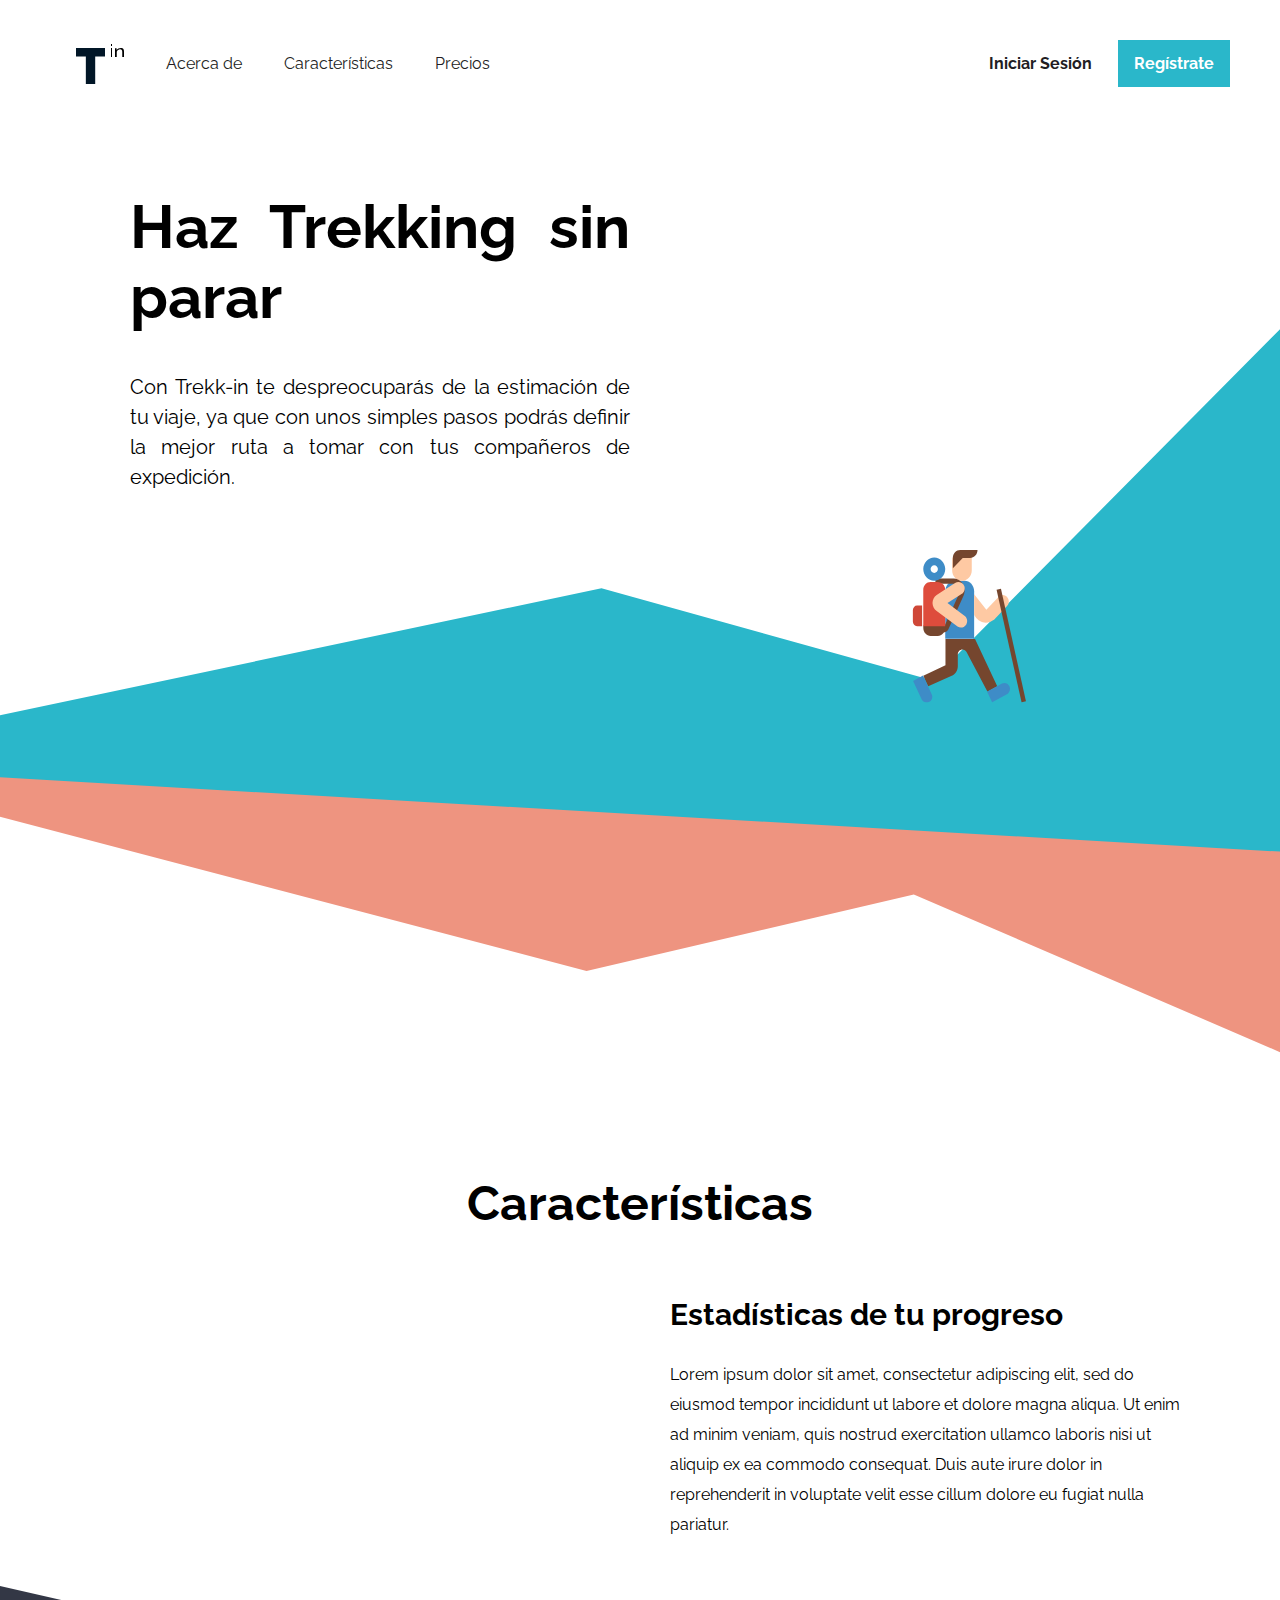
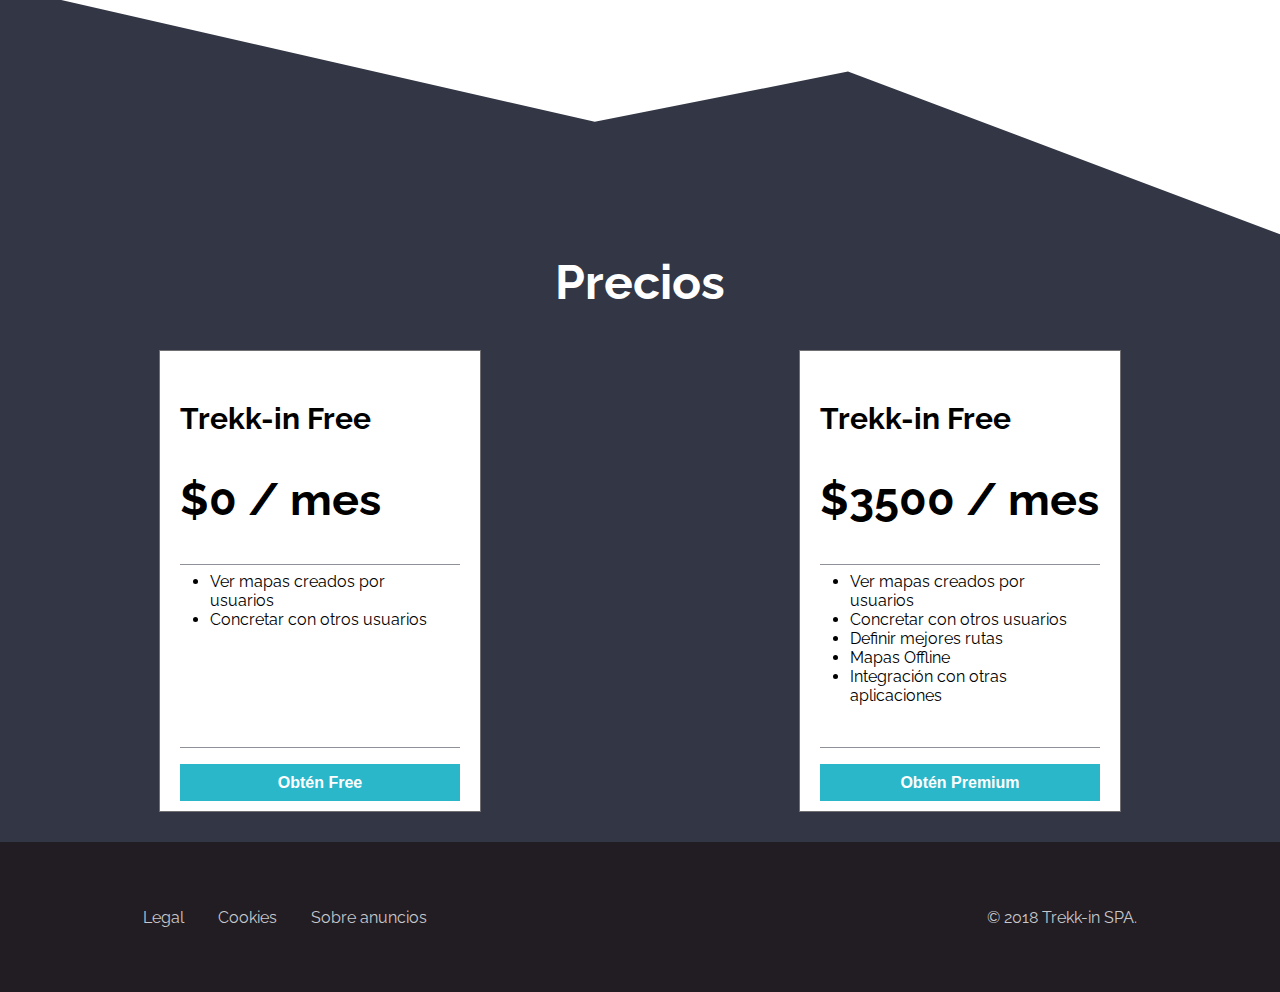
<file: trabajos/startuptrekkin/index.html>
<!DOCTYPE html>
<html lang="es">

<head>
    <meta charset="UTF-8">
    <meta name="viewport" content="width=device-width, initial-scale=1.0">
    <meta http-equiv="X-UA-Compatible" content="ie=edge">
    <link href="https://fonts.googleapis.com/css?family=Open+Sans|Raleway:400,700&display=swap" rel="stylesheet">
    <link rel="stylesheet" href="https://cdnjs.cloudflare.com/ajax/libs/font-awesome/4.7.0/css/font-awesome.min.css">
    <link rel="stylesheet" href="assets/css/style.css">
    <title>Trekk-in</title>
</head>

<body>

    <!-- NAVBAR -->
    <div class="topnav" id="myTopnav">
        <a href="#"><img src="assets/img/Logo.svg" class="topnav__logo"></a>
        <a href="#acercade">Acerca de</a>
        <a href="#caracteristicas">Características</a>
        <a href="#precios">Precios</a>
        <a href="#" style="float:right" class="active topnav__right">Regístrate</a>
        <a href="#" style="float:right" class="topnav__right">Iniciar Sesión</a>
        <a href="javascript:void(0);" class="icon" onclick="myFunction()">
            <i class="fa fa-bars"></i>
        </a>
    </div>
    <!-- FIN NAVBAR -->

    <!-- HEADER -->
    <header id="acercade">
        <div class="row">
            <div class="header__text col-12 col-md-4">
                <h1>Haz Trekking sin parar</h1>
                <p>Con Trekk-in te despreocuparás de la estimación de tu viaje, ya que con unos simples pasos podrás
                    definir la mejor ruta a tomar con tus compañeros de expedición.</p>
            </div>
        </div>

        <div class="row">
            <div class="col-12 col-md-12">
                <div class="header__img"></div>
            </div>
        </div>

    </header>
    <!-- FIN HEADER -->

    <!-- MAIN -->
    <main id="caracteristicas" class="contenedor row">

        <div class="main__title col-12">
            <h2>Características</h2>
        </div>

        <!-- ANIMACIÓN -->
        <div class="col-12 col-md-6">
            <div class="animation-element">

                <img src="assets/img/bar-graph.svg" class="main__img">

            </div>
        </div>
        <!-- ANIMACIÓN -->

        <div class="main__text col-12 col-md-6">
            <h3>Estadísticas de tu progreso</h3>
            <p>Lorem ipsum dolor sit amet, consectetur adipiscing elit, sed do eiusmod tempor incididunt ut labore et
                dolore magna aliqua. Ut enim ad minim veniam, quis nostrud exercitation ullamco laboris nisi ut aliquip
                ex ea commodo consequat. Duis aute irure dolor in reprehenderit in voluptate velit esse cillum dolore eu
                fugiat nulla pariatur.</p>
        </div>
    </main>
    <!-- FIN MAIN -->

    <!-- PRECIOS -->
    <section id="precios" class="precios">
        <div class="row">
            <div class="precios__title col-12">
                <h2>Precios</h2>
            </div>

            <div class="precios__bg col-12">

                <div class="container row">
                    <div class="card col-12 col-md-6">
                        <h3>Trekk-in Free</h3>
                        <h2>$0 / mes</h2>
                        <ul class="card__ul">
                            <li>Ver mapas creados por usuarios</li>
                            <li>Concretar con otros usuarios</li>
                        </ul>
                        <p><button class="card__button"><a class="card__button_a" href="#">Obtén Free</a></button></p>
                    </div>

                    <div class="card col-12 col-md-6">
                        <h3>Trekk-in Free</h3>
                        <h2>$3500 / mes</h2>
                        <ul class="card__ul">
                            <li class="card__ul-li">Ver mapas creados por usuarios</li>
                            <li class="card__ul-li">Concretar con otros usuarios</li>
                            <li class="card__ul-li">Definir mejores rutas</li>
                            <li class="card__ul-li">Mapas Offline</li>
                            <li class="card__ul-li">Integración con otras aplicaciones</li>
                        </ul>
                        <p><button class="card__button"><a class="card__button_a" href="#">Obtén Premium</a></button></p>
                    </div>
                </div>
            </div>
        </div>
    </section>
    <!-- FIN PRECIOS -->

    <!-- FOOTER -->
    <footer class="footer">
        <div class="footer__items">
            <a href="#" class="footer__item">Legal</a>
            <a href="#" class="footer__item">Cookies</a>
            <a href="#" class="footer__item">Sobre anuncios</a>
        </div>
        <a class="footer__item">© 2018 Trekk-in SPA.</a>
    </footer>
    <!-- FIN FOOTER -->


    <script src="https://code.jquery.com/jquery-3.4.1.min.js"
        integrity="sha256-CSXorXvZcTkaix6Yvo6HppcZGetbYMGWSFlBw8HfCJo=" crossorigin="anonymous">
        </script>

    <script src="assets/js/animate.js">
    </script>

    <script src="assets/js/script.js">
    </script>
</body>

</html>
</file>
<file: trabajos/startuptrekkin/assets/css/style.css>
body ::selection {
  background-color: #EE9480;
  color: #FFFFFF;
}

html {
  scroll-behavior: smooth;
}

body {
  margin: 0;
  padding: 0;
  font-family: raleway, sans-serif;
}

h1, h2, h3, h4, h5, h6 {
  font-family: "Raleway", sans-serif;
}

.topnav {
  overflow: hidden;
  background-color: #FFFFFF;
  margin: 20px 50px;
}

.topnav a {
  float: left;
  display: block;
  color: #221D23;
  text-align: center;
  padding: 14px 16px;
  text-decoration: none;
  font-size: 16px;
  margin: 20px 0px 0px 10px;
}

.topnav a:hover {
  background-color: #2AB7CA;
  color: #FFFFFF;
}

.topnav a.active {
  background-color: #2AB7CA;
  color: #FFFFFF;
}

.topnav .icon {
  display: none;
}

.topnav__logo {
  margin-top: -10px;
}

.topnav__right {
  font-weight: 700;
  text-align: right;
}

@media screen and (max-width: 576px) {
  .topnav a:not(:first-child) {
    display: none;
  }

  .topnav a.icon {
    float: right;
    display: block;
  }
}
@media screen and (max-width: 576px) {
  .topnav.responsive {
    position: relative;
  }

  .topnav.responsive .icon {
    position: absolute;
    right: 0;
    top: 0;
  }

  .topnav.responsive a {
    float: none;
    display: block;
    text-align: left;
    width: 100%;
    margin-left: 0;
  }

  .topnav a:hover {
    background-color: #77D1DD;
    color: #FFFFFF;
    font-weight: 700;
  }

  .topnav__right {
    visibility: hidden;
  }
}
.animation-element {
  opacity: 0;
  transition: all 500ms linear;
  transform: translate3d(0px, 20px, 0px);
  transition-delay: 0.5s;
  position: relative;
}

.animation-element.in-view {
  opacity: 1;
  transform: translate3d(0px, 0px, 0px);
}

.main__title {
  text-align: center;
  font-size: x-large;
}

.main__img {
  text-align: center;
  padding: 30px;
}

.main__text {
  text-align: left;
  padding: 0px 30px;
  line-height: 30px;
  font-size: 16px;
}
.main__text h3 {
  font-weight: 700;
  font-size: 30px;
}

@media (min-width: 768px) {
  .main__title {
    font-size: xx-large;
  }
}
.contenedor {
  margin-left: auto;
  margin-right: auto;
  padding-left: 15px;
  padding-right: 15px;
  height: auto;
  width: 100%;
}

.row {
  display: grid;
  grid-template-columns: repeat(12, 1fr);
}

.d-none {
  display: none;
}

.d-block {
  display: block;
}

/* COLUMNAS */
/* Smartphone */
.col-12 {
  grid-column: span 12;
}

.col-11 {
  grid-column: span 11;
}

.col-10 {
  grid-column: span 10;
}

.col-9 {
  grid-column: span 9;
}

.col-8 {
  grid-column: span 8;
}

.col-7 {
  grid-column: span 7;
}

.col-6 {
  grid-column: span 6;
}

.col-5 {
  grid-column: span 5;
}

.col-4 {
  grid-column: span 4;
}

.col-3 {
  grid-column: span 3;
}

.col-2 {
  grid-column: span 2;
}

.col-1 {
  grid-column: span 1;
}

/* MEDIA QUERIES */
@media (min-width: 576px) {
  .contenedor {
    width: 540px;
  }

  .d-sm-none {
    display: none;
  }

  .d-sm-block {
    display: block;
  }

  .col-sm-12 {
    grid-column: span 12;
  }

  .col-sm-11 {
    grid-column: span 11;
  }

  .col-sm-10 {
    grid-column: span 10;
  }

  .col-sm-9 {
    grid-column: span 9;
  }

  .col-sm-8 {
    grid-column: span 8;
  }

  .col-sm-7 {
    grid-column: span 7;
  }

  .col-sm-6 {
    grid-column: span 6;
  }

  .col-sm-5 {
    grid-column: span 5;
  }

  .col-sm-4 {
    grid-column: span 4;
  }

  .col-sm-3 {
    grid-column: span 3;
  }

  .col-sm-2 {
    grid-column: span 2;
  }

  .col-sm-1 {
    grid-column: span 1;
  }
}
@media (min-width: 768px) {
  .contenedor {
    width: 750px;
  }

  .d-md-none {
    display: none;
  }

  .d-md-block {
    display: block;
  }

  .col-md-12 {
    grid-column: span 12;
  }

  .col-md-11 {
    grid-column: span 11;
  }

  .col-md-10 {
    grid-column: span 10;
  }

  .col-md-9 {
    grid-column: span 9;
  }

  .col-md-8 {
    grid-column: span 8;
  }

  .col-md-7 {
    grid-column: span 7;
  }

  .col-md-6 {
    grid-column: span 6;
  }

  .col-md-5 {
    grid-column: span 5;
  }

  .col-md-4 {
    grid-column: span 4;
  }

  .col-md-3 {
    grid-column: span 3;
  }

  .col-md-2 {
    grid-column: span 2;
  }

  .col-md-1 {
    grid-column: span 1;
  }
}
@media (min-width: 992px) {
  .contenedor {
    width: 970px;
  }

  .d-lg-none {
    display: none;
  }

  .d-lg-block {
    display: block;
  }

  .col-lg-12 {
    grid-column: span 12;
  }

  .col-lg-11 {
    grid-column: span 11;
  }

  .col-lg-10 {
    grid-column: span 10;
  }

  .col-lg-9 {
    grid-column: span 9;
  }

  .col-lg-8 {
    grid-column: span 8;
  }

  .col-lg-7 {
    grid-column: span 7;
  }

  .col-lg-6 {
    grid-column: span 6;
  }

  .col-lg-5 {
    grid-column: span 5;
  }

  .col-lg-4 {
    grid-column: span 4;
  }

  .col-lg-3 {
    grid-column: span 3;
  }

  .col-lg-2 {
    grid-column: span 2;
  }

  .col-lg-1 {
    grid-column: span 1;
  }
}
@media (min-width: 1200px) {
  .contenedor {
    width: 1170px;
  }

  .d-xl-none {
    display: none;
  }

  .d-xl-block {
    display: block;
  }

  .col-xl-12 {
    grid-column: span 12;
  }

  .col-xl-11 {
    grid-column: span 11;
  }

  .col-xl-10 {
    grid-column: span 10;
  }

  .col-xl-9 {
    grid-column: span 9;
  }

  .col-xl-8 {
    grid-column: span 8;
  }

  .col-xl-7 {
    grid-column: span 7;
  }

  .col-xl-6 {
    grid-column: span 6;
  }

  .col-xl-5 {
    grid-column: span 5;
  }

  .col-xl-4 {
    grid-column: span 4;
  }

  .col-xl-3 {
    grid-column: span 3;
  }

  .col-xl-2 {
    grid-column: span 2;
  }

  .col-xl-1 {
    grid-column: span 1;
  }
}
.header__img {
  background-image: url("../img/bg-hero.svg");
  background-size: cover;
  background-position: top;
  width: 100%;
  height: 300px;
  position: relative;
}

.header__text {
  margin-top: 80px;
  padding: 30px;
}
.header__text h1 {
  font-weight: 700;
}
.header__text p {
  line-height: 30px;
}

@media (min-width: 768px) {
  .header__img {
    background-image: url("../img/bg-hero.svg");
    background-repeat: no-repeat;
    background-size: cover;
    background-position: top;
    position: relative;
    height: 1000px;
    margin-top: 1%;
  }

  .header__text {
    width: 500px;
    padding: 30px;
    margin: 0px 100px;
    position: absolute;
    text-align: justify;
    font-size: 30px;
  }
  .header__text p {
    font-size: 20px;
  }
}
footer {
  background-color: #221D23;
  color: #FFFFFF;
  height: 150px;
  padding: 0% 10%;
  display: flex;
  justify-content: space-between;
  align-items: center;
  flex-direction: row;
  flex-wrap: wrap;
}

.footer__item {
  color: #C7C8CC;
  text-decoration: none;
  box-sizing: border-box;
  text-align: center;
  font-size: medium;
  margin: 0px 15px;
}

.precios {
  background-image: url("../img/bg-price.svg");
  background-repeat: no-repeat;
  background-size: 100%;
  background-position: top;
  margin-top: 30px;
}
.precios__title {
  color: #FFFFFF;
  text-align: center;
  font-size: x-large;
  margin-top: 100px;
  color: #FFFFFF;
}

.precios__bg {
  background-color: #333745;
}

@media (min-width: 768px) {
  .precios {
    background-image: url("../img/bg-price.svg");
    background-repeat: no-repeat;
    background-position: top;
    height: auto;
    background-size: 100%;
    padding-top: 10%;
  }
  .precios__title {
    color: #FFFFFF;
    text-align: center;
    font-size: xx-large;
  }
}
.card__button {
  border: none;
  outline: 0;
  display: inline-block;
  padding: 8px;
  color: #FFFFFF;
  background-color: #2AB7CA;
  text-align: center;
  width: 100%;
  font-size: 18px;
}

.card__button_a {
  text-decoration: none;
  font-size: 16px;
  color: #FFFFFF;
  font-weight: 700;
}

.card__button:hover, .card__button_a:hover {
  background-color: #77D1DD;
}

.card {
  background-color: #FFFFFF;
  width: 280px;
  height: 420px;
  margin: auto;
  text-align: left;
  border: 1px solid #726F73;
  padding: 20px;
  margin-bottom: 30px;
}
.card h3 {
  font-size: 30px;
}
.card h2 {
  font-size: 45px;
  font-weight: 700;
}

.title {
  color: #221D23;
  font-size: 18px;
}

.card__ul {
  border-top: 1px solid #8F9199;
  border-bottom: 1px solid #8F9199;
  padding: 7px 30px;
  text-align: left;
  height: 40%;
}

/*# sourceMappingURL=style.css.map */
</file>
